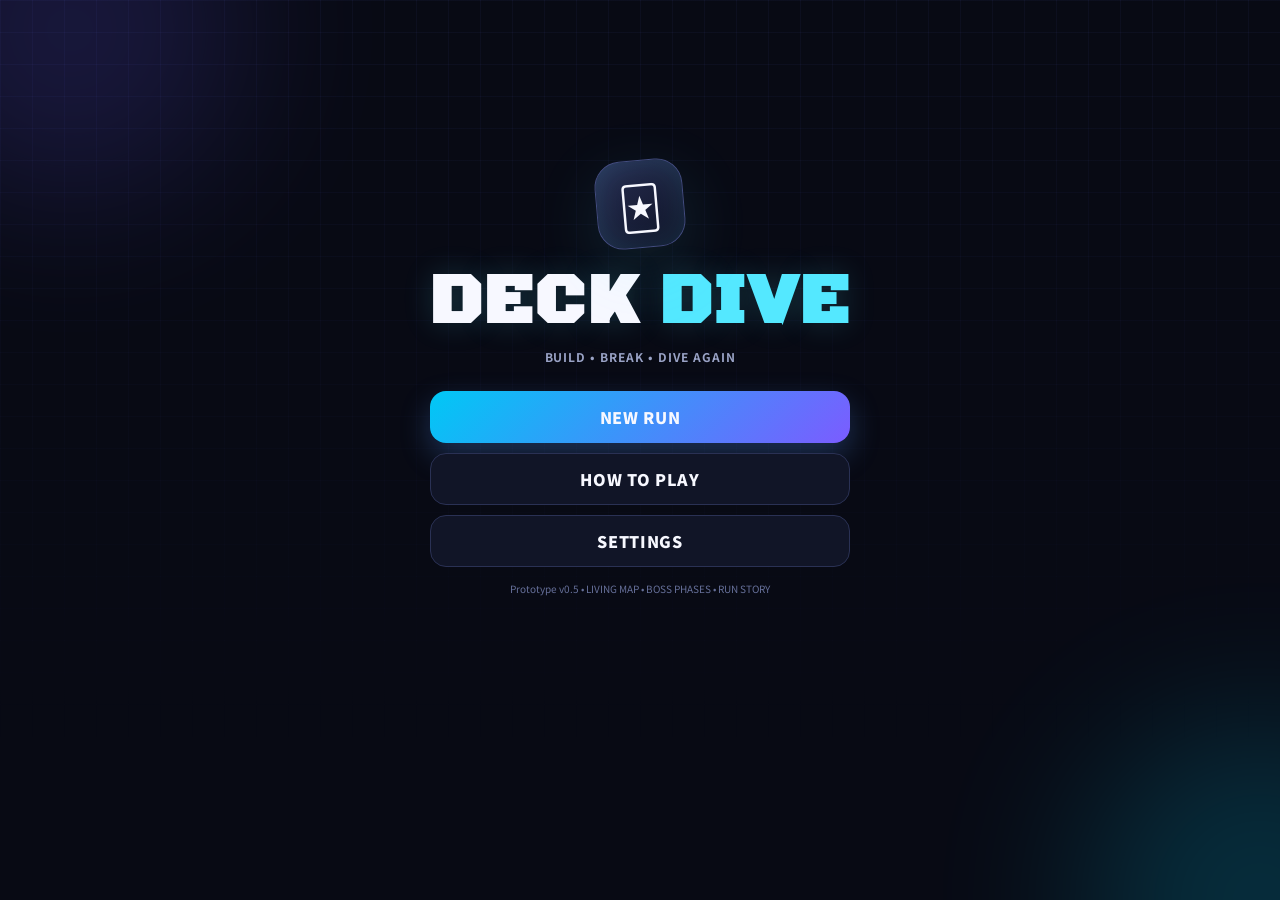
<file: index.html>
<!doctype html>
<html lang="ja">
<head>
  <meta charset="utf-8" />
  <meta name="viewport" content="width=device-width,initial-scale=1,maximum-scale=1,user-scalable=no,viewport-fit=cover" />
  <meta name="theme-color" content="#090b18" />
  <title>DECK DIVE</title>
  <link rel="preconnect" href="https://fonts.googleapis.com">
  <link rel="preconnect" href="https://fonts.gstatic.com" crossorigin>
  <link href="https://fonts.googleapis.com/css2?family=Black+Ops+One&family=Noto+Sans+JP:wght@400;600;700;900&display=swap" rel="stylesheet">
  <link rel="stylesheet" href="hotfix-v056.css?v=3" />
  <link rel="stylesheet" href="v07-audio.css?v=1" />
</head>
<body>
  <div id="app">
    <div class="bg-grid"></div>
    <div class="bg-orb orb-a"></div><div class="bg-orb orb-b"></div>
    <div id="fxLayer" class="fx-layer"></div>

    <header id="hud" class="hud hidden">
      <div class="hud-mainrow">
        <button class="icon-btn" id="homeBtn" aria-label="ホーム">⌂</button>
        <div class="hud-character">
          <div class="hud-character-name" id="hudCharName">BREAKER</div>
          <div class="hud-character-sub"><span id="hudCharTitle">RUSH DIVER</span> • <b id="actLabel">ACT 1</b> <span id="floorLabel">FLOOR 1</span></div>
        </div>
        <div class="hud-stats">
          <span>❤️ <b id="hudHp">80</b>/<span id="hudMaxHp">80</span></span>
          <span>🪙 <b id="hudGold">80</b></span>
        </div>
        <button class="icon-btn" id="deckBtn" aria-label="デッキ">▤</button>
      </div>
      <div class="hud-shelves">
        <div id="hudRelics" class="hud-shelf relic-shelf" aria-label="レリック"></div>
        <div id="hudPotions" class="hud-shelf potion-shelf" aria-label="ポーション"></div>
        <div id="hudEffects" class="hud-shelf effect-shelf" aria-label="特殊効果"></div>
      </div>
    </header>

    <main id="screen" class="screen"></main>

    <div id="modal" class="modal hidden">
      <div class="modal-backdrop" data-close-modal></div>
      <div class="modal-card">
        <button class="modal-close" data-close-modal>×</button>
        <div id="modalContent"></div>
      </div>
    </div>

    <div id="toast" class="toast"></div>
  </div>
  <script src="hotfix-v056.js?v=2"></script>
  <script src="loader.js"></script>
  <script src="v07-audio.js?v=1"></script>
</body>
</html>
</file>
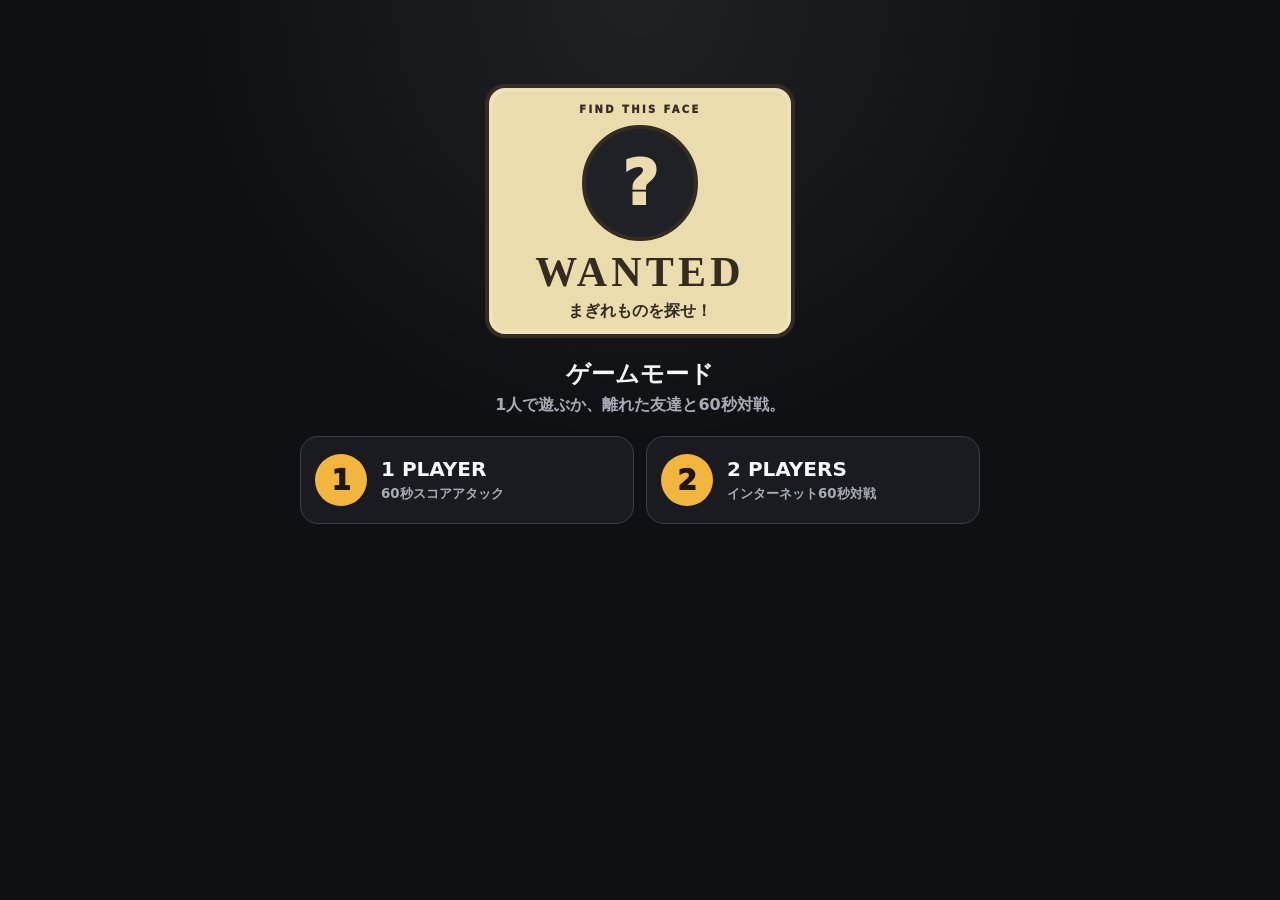
<file: wanted/public/index.html>
<!doctype html><html lang="ja"><head><meta charset="utf-8"><meta name="viewport" content="width=device-width,initial-scale=1,viewport-fit=cover"><meta name="theme-color" content="#0f1013"><title>WANTED</title><style>
:root{color-scheme:dark;--bg:#0f1013;--panel:#191b20;--line:#3a3e49;--text:#f8f8fb;--muted:#a8acb7;--poster:#eadcad;--posterD:#342c22;--accent:#f2b63f;--ok:#54c987;--bad:#e45d65;--p1:#4f85db;--p2:#d25f7a}*{box-sizing:border-box}html,body{margin:0;min-height:100%;background:radial-gradient(circle at 50% 0,rgba(255,255,255,.07),transparent 28rem),var(--bg);color:var(--text);font-family:ui-rounded,"Hiragino Kaku Gothic ProN","Yu Gothic",system-ui,sans-serif}button,input{font:inherit}button{touch-action:manipulation}[hidden]{display:none!important}.app{width:min(100%,820px);margin:auto;padding:14px 10px 32px}.screen{min-width:0}.home{min-height:580px;display:grid;place-items:center;align-content:center;gap:20px}.poster{color:var(--posterD);background:var(--poster);border:4px solid var(--posterD);box-shadow:inset 0 0 0 4px rgba(255,255,255,.18);text-align:center}.hero{width:min(310px,90vw);padding:16px 18px 12px;border-radius:20px}.ps{font-size:10px;font-weight:1000;letter-spacing:.24em}.pf{display:grid;place-items:center;width:116px;aspect-ratio:1;margin:10px auto;border:4px solid var(--posterD);border-radius:50%;background:#202126;color:var(--poster);font-size:62px;font-weight:1000}.hero h1{margin:0;font:900 42px/1 Georgia,serif;letter-spacing:.1em}.hero p{margin:8px 0 0;font-weight:1000}.copy{text-align:center}.copy h2{margin:0 0 5px}.copy p{margin:0;color:var(--muted);font-weight:800}.modes{display:grid;grid-template-columns:1fr 1fr;gap:12px;width:min(680px,100%)}.mode{display:flex;align-items:center;gap:14px;min-height:88px;padding:14px;border:1px solid var(--line);border-radius:18px;background:var(--panel);color:var(--text);text-align:left}.mi{display:grid;place-items:center;flex:0 0 52px;width:52px;height:52px;border-radius:50%;background:var(--accent);color:#1e170c;font-size:28px;font-weight:1000}.mode strong{display:block;font-size:20px}.mode small{display:block;margin-top:4px;color:var(--muted);font-weight:800}.head{display:grid;grid-template-columns:1fr auto 1fr;align-items:center;gap:8px;margin-bottom:14px}.head strong{text-align:center}.back,.sub{min-height:42px;padding:8px 12px;border:1px solid var(--line);border-radius:12px;background:var(--panel);color:var(--text);font-weight:900}.head .back:last-child{justify-self:end}.online{display:grid;grid-template-columns:1fr auto 1fr;align-items:center;gap:14px;margin-top:36px}.card{padding:20px;border:1px solid var(--line);border-radius:18px;background:var(--panel)}.card h2{margin:0 0 4px}.card p{margin:0 0 16px;color:var(--muted)}.div{color:var(--muted);font-weight:1000}.lab{display:block;margin:10px 0 6px;color:var(--muted);font-size:12px;font-weight:1000}.inp{width:100%;min-height:48px;padding:10px 12px;border:1px solid var(--line);border-radius:12px;background:#101116;color:var(--text);font-size:16px}.codeInp{text-align:center;font-size:28px;font-weight:1000;letter-spacing:.28em}.primary{width:100%;min-height:50px;margin-top:14px;padding:10px 18px;border:0;border-radius:14px;background:var(--accent);color:#1e170c;font-weight:1000;box-shadow:inset 0 -3px 0 rgba(0,0,0,.18)}.primary:disabled{opacity:.45;filter:grayscale(.3)}.error{min-height:1.5em;color:#ff858b;text-align:center;font-weight:800}.lobby{display:grid;gap:12px;max-width:620px;margin:24px auto}.codeCard,.share,.players{padding:16px;border:1px solid var(--line);border-radius:18px;background:var(--panel)}.codeCard{text-align:center}.codeCard span{display:block;color:var(--muted);font-size:11px;font-weight:1000;letter-spacing:.16em}.codeCard strong{display:block;margin:2px 0 10px;font-size:54px;line-height:1;letter-spacing:.18em}.share{display:grid;grid-template-columns:116px 1fr;gap:14px;align-items:center}.share img{width:116px;height:116px;border-radius:10px;background:#fff}.share p{margin:5px 0 10px;color:var(--muted);font-size:12px;overflow-wrap:anywhere}.players{display:grid;grid-template-columns:1fr auto 1fr;align-items:center;gap:10px}.pl{display:flex;align-items:center;gap:9px;min-width:0}.badge{display:grid;place-items:center;flex:0 0 48px;width:48px;height:48px;border-radius:50%;font-weight:1000}.p1{background:var(--p1)}.p2{background:var(--p2)}.meta{min-width:0}.meta strong,.meta span{display:block;overflow:hidden;text-overflow:ellipsis;white-space:nowrap}.meta span{margin-top:3px;color:var(--muted);font-size:11px;font-weight:900}.vs{color:var(--muted);font-size:20px;font-weight:1000}.hint{margin:0;color:var(--muted);text-align:center;font-weight:800}.waitBox{padding:14px;border:1px dashed var(--line);border-radius:14px;color:var(--muted);text-align:center;font-weight:900}.soloHud{display:grid;grid-template-columns:repeat(4,1fr);gap:6px;margin-bottom:10px}.soloHud>div,.score,.timer{padding:8px 4px;border:1px solid var(--line);border-radius:14px;background:var(--panel);text-align:center}.soloHud span,.score span,.timer span{display:block;color:var(--muted);font-size:10px;font-weight:1000;letter-spacing:.11em}.soloHud strong,.score strong,.timer strong{display:block;margin-top:2px;font-size:clamp(22px,5vw,32px);line-height:1}.vHud{display:grid;grid-template-columns:1fr auto 1fr;gap:6px;margin-bottom:10px}.score.you{border-color:var(--p1)}.score.rival{border-color:var(--p2)}.timer{display:grid;place-items:center;padding-inline:12px}.timer strong{color:var(--accent);font-size:28px}.wanted{display:grid;grid-template-columns:150px 1fr;gap:8px;margin-bottom:10px}.mini{padding:8px;border-radius:15px;border-width:3px}.target{width:76px;aspect-ratio:1;margin:5px auto;overflow:hidden;border:3px solid var(--posterD);border-radius:50%;background:#202126}.ww{font:900 21px/1 Georgia,serif;letter-spacing:.09em}.round{display:flex;flex-direction:column;justify-content:center;padding:10px;border:1px solid var(--line);border-radius:15px;background:var(--panel)}.lvl{align-self:flex-start;padding:5px 9px;border-radius:999px;background:var(--accent);color:#1e170c;font-size:11px;font-weight:1000}.round p{margin:8px 0 0;color:var(--muted);font-weight:900}.frame{padding:7px;border:1px solid var(--line);border-radius:18px;background:#14151a;overflow:hidden}.board{--cols:3;display:grid;grid-template-columns:repeat(var(--cols),minmax(0,1fr));gap:clamp(5px,1.2vw,9px)}.ch{position:relative;min-width:0;aspect-ratio:1;overflow:hidden;padding:0;border:2px solid #454956;border-radius:clamp(9px,1.8vw,15px);background:#242730;user-select:none;-webkit-user-select:none}.ch:active{scale:.95}.char{position:relative;width:100%;height:100%;display:grid;place-items:center;background:radial-gradient(circle at 34% 24%,rgba(255,255,255,.30),transparent 18%),var(--c);pointer-events:none}.emoji{font-size:clamp(27px,8vw,68px);line-height:1;filter:drop-shadow(0 3px 1px rgba(0,0,0,.28))}.sig{position:absolute;left:5px;top:5px;display:grid;place-items:center;min-width:22px;height:22px;padding:0 5px;border-radius:999px;background:rgba(0,0,0,.44);font-size:10px;font-weight:1000}.nm{position:absolute;left:4px;right:4px;bottom:4px;padding:2px 4px;border-radius:7px;background:rgba(0,0,0,.48);font-size:clamp(7px,1.6vw,10px);font-weight:1000;white-space:nowrap;overflow:hidden;text-overflow:ellipsis}.ch.good{border-color:var(--ok)!important;animation:pop .2s ease}.ch.bad{border-color:var(--bad)!important;animation:shake .22s ease}.board.lock{pointer-events:none;filter:saturate(.55) brightness(.72)}.result{margin-top:12px;padding:22px 16px;border:1px solid var(--line);border-radius:18px;background:var(--panel);text-align:center}.rk{color:var(--muted);font-size:12px;font-weight:1000;letter-spacing:.14em}.rm{margin-top:4px;font-size:clamp(38px,10vw,66px);font-weight:1000;line-height:1}.rs{margin:9px 0 15px;color:var(--muted);font-weight:900}.rules{display:flex;flex-wrap:wrap;justify-content:center;gap:8px 15px;margin-top:11px;color:#858993;font-size:11px;font-weight:800}@keyframes pop{50%{transform:scale(1.12)}}@keyframes shake{25%{transform:translateX(-5px)}50%{transform:translateX(5px)}75%{transform:translateX(-3px)}}@media(max-width:620px){.modes,.online{grid-template-columns:1fr}.div{text-align:center}.players{grid-template-columns:1fr}.vs{text-align:center}.pl{justify-content:center}}@media(max-width:430px){.app{padding-inline:7px}.share{grid-template-columns:88px 1fr;gap:10px}.share img{width:88px;height:88px}.codeCard strong{font-size:44px}.wanted{grid-template-columns:125px 1fr;gap:6px}.target{width:62px}.ww{font-size:18px}.round{padding:8px}.round p{font-size:11px}.frame{padding:4px}.board{gap:3px}.ch{border-width:1px;border-radius:8px}}
</style></head><body><main class="app">
<section id="home" class="screen home"><div class="poster hero"><div class="ps">FIND THIS FACE</div><div class="pf">?</div><h1>WANTED</h1><p>まぎれものを探せ！</p></div><div class="copy"><h2>ゲームモード</h2><p>1人で遊ぶか、離れた友達と60秒対戦。</p></div><div class="modes"><button id="soloBtn" class="mode"><span class="mi">1</span><span><strong>1 PLAYER</strong><small>60秒スコアアタック</small></span></button><button id="onlineBtn" class="mode"><span class="mi">2</span><span><strong>2 PLAYERS</strong><small>インターネット60秒対戦</small></span></button></div></section>
<section id="onlineMenu" class="screen" hidden><header class="head"><button id="backHome" class="back">← 戻る</button><strong>2 PLAYERS</strong><span></span></header><div class="online"><div class="card"><h2>部屋を作る</h2><p>ホストが開始ボタンを押してスタート。</p><label class="lab">名前</label><input id="hostName" class="inp" maxlength="12" value="PLAYER 1"><button id="createBtn" class="primary">部屋を作る</button></div><div class="div">OR</div><div class="card"><h2>部屋に入る</h2><p>4桁コードを入力。</p><label class="lab">名前</label><input id="guestName" class="inp" maxlength="12" value="PLAYER 2"><label class="lab">ROOM CODE</label><input id="roomInput" class="inp codeInp" maxlength="4" inputmode="numeric" placeholder="1234"><button id="joinBtn" class="primary">参加する</button></div></div><p id="onlineError" class="error"></p></section>
<section id="lobby" class="screen" hidden><header class="head"><button id="leaveBtn" class="back">← 抜ける</button><strong>LOBBY</strong><span></span></header><div class="lobby"><div class="codeCard"><span>ROOM CODE</span><strong id="codeDisplay">----</strong><button id="copyCode" class="sub">コードをコピー</button></div><div class="share"><img id="qr" alt="参加用QR"><div><strong>このURLを相手に送る</strong><p id="invite"></p><button id="copyInvite" class="sub">招待URLをコピー</button></div></div><div class="players"><div class="pl"><div class="badge p1">P1</div><div class="meta"><strong id="p1Name">PLAYER 1</strong><span id="p1State">WAITING</span></div></div><div class="vs">VS</div><div class="pl"><div class="badge p2">P2</div><div class="meta"><strong id="p2Name">WAITING...</strong><span id="p2State">NOT JOINED</span></div></div></div><button id="startBtn" class="primary" disabled>ゲーム開始</button><div id="guestWait" class="waitBox" hidden>ホストの開始を待っています…</div><p id="lobbyHint" class="hint">相手の参加を待っています…</p></div></section>
<section id="game" class="screen" hidden><header class="head"><span></span><strong id="gameMode">1 PLAYER</strong><button id="quitBtn" class="back">終了</button></header><div id="soloHud" class="soloHud"><div><span>TIME</span><strong id="timeVal">60</strong></div><div><span>SCORE</span><strong id="scoreVal">0</strong></div><div><span>COMBO</span><strong id="comboVal">0</strong></div><div><span>BEST</span><strong id="bestVal">0</strong></div></div><div id="versusHud" class="vHud" hidden><div class="score you"><span>YOU</span><strong id="youScore">0</strong></div><div class="timer"><span>TIME</span><strong id="battleTime">60</strong></div><div class="score rival"><span>RIVAL</span><strong id="rivalScore">0</strong></div></div><section class="wanted"><div class="poster mini"><div class="ps">FIND THIS FACE</div><div id="target" class="target"></div><div class="ww">WANTED</div></div><div class="round"><div id="level" class="lvl">LEVEL 1</div><p id="status">同じキャラを探せ！</p></div></section><div class="frame"><div id="board" class="board"></div></div><section id="result" class="result" hidden><div id="rk" class="rk">TIME UP!</div><div id="rm" class="rm"></div><div id="rs" class="rs"></div><button id="againBtn" class="primary">もう一回</button></section><footer class="rules"><span id="ruleA">不正解：-2秒</span><span id="ruleB">後半はキャラが移動</span></footer></section>
</main><script>
(()=>{'use strict';
const E=['🧙','🐲','👻','🤖','🐸','🦊','🐧','👑','🦁','🐼','🧛','🥷','🧑‍🚀','🧑‍🍳','🕵️','🧑‍🎤','🧚','🧞','🧌','💀','🐵','🐯','🐰','🐺','🐨','🦄','🐙','🦖','🦈','🦅','🐝','🦋','🐞','🦂','🍄','🌵','🌞','🌚','⭐','💎'],N=['メイジ','ドラゴ','ゴースト','メカ','フロッグ','フォックス','ペンギン','キング','ライオン','パンダ','ヴァンプ','ニンジャ','コスモ','シェフ','スパイ','ロッカー','フェアリ','ジーニー','オーガ','スカル','モンキー','タイガー','ラビット','ウルフ','コアラ','ユニコ','オクト','レックス','シャーク','イーグル','ビー','バタフライ','ビートル','スコピ','マッシュ','カクタス','サン','ムーン','スター','ジュエル'],C=['#d35c4a','#4f80c2','#7a5ab3','#4f9d69','#d08a3d','#b6537a','#3b948e','#c0a13a','#5968b7','#8c674e'];
const $=x=>document.getElementById(x),S={home:$('home'),onlineMenu:$('onlineMenu'),lobby:$('lobby'),game:$('game')},board=$('board'),target=$('target'),status=$('status'),level=$('level');let mode=null,room='',token='',pidx=0,es=null,state=null,running=false,roundId=0,targetId=0,order=[],locked=false,roundLocked=false,moveTimer=0,raf=0,localEnd=0,score=0,combo=0,best=+(localStorage.getItem('wantedBest')||0),soloEnd=0,soloRound=0,maxCombo=0,correct=0;
const show=k=>Object.entries(S).forEach(([n,e])=>e.hidden=n!==k),rnd=n=>Math.floor(Math.random()*n);function sh(a){for(let i=a.length-1;i;i--){let j=rnd(i+1);[a[i],a[j]]=[a[j],a[i]]}return a}function charHTML(id){return `<div class="char" style="--c:${C[id%C.length]}"><span class="sig">${String(id+1).padStart(2,'0')}</span><span class="emoji">${E[id]}</span><span class="nm">${N[id]}</span></div>`}function put(el,id){el.innerHTML=charHTML(id)}function makeCard(id){let b=document.createElement('button');b.className='ch';b.type='button';b.dataset.id=id;b.innerHTML=charHTML(id);b.addEventListener('pointerdown',e=>{e.preventDefault();guess(b,+b.dataset.id)},{passive:false});return b}function render(o,cols){board.style.setProperty('--cols',cols);let f=document.createDocumentFragment();o.forEach(id=>f.appendChild(makeCard(id)));board.replaceChildren(f)}function flip(o){let els=[...board.children],first=new Map(els.map(e=>[e.dataset.id,e.getBoundingClientRect()])),map=new Map(els.map(e=>[+e.dataset.id,e]));o.forEach(id=>map.get(id)&&board.appendChild(map.get(id)));[...board.children].forEach(e=>{let a=first.get(e.dataset.id),b=e.getBoundingClientRect();if(!a)return;let dx=a.left-b.left,dy=a.top-b.top;if(Math.abs(dx)+Math.abs(dy)<2)return;e.animate([{transform:`translate(${dx}px,${dy}px)`,zIndex:2},{transform:'translate(0,0)',zIndex:2}],{duration:430,easing:'cubic-bezier(.2,.75,.25,1)'})})}
async function api(p,b){let r=await fetch(p,{method:'POST',headers:{'content-type':'application/json'},body:JSON.stringify(b||{})}),d=await r.json().catch(()=>({}));if(!r.ok)throw Error(d.error||'通信エラー');return d}function openEvents(){closeEvents();es=new EventSource(`/events?room=${room}&token=${token}`);es.onmessage=e=>{try{event(JSON.parse(e.data))}catch{}}}function closeEvents(){if(es){es.close();es=null}}
async function create(){try{let d=await api('/api/create',{name:$('hostName').value});enter(d)}catch(e){$('onlineError').textContent=e.message}}async function join(){let c=$('roomInput').value.replace(/\D/g,'').slice(0,4);if(c.length!==4)return $('onlineError').textContent='4桁コードを入力してね';try{let d=await api('/api/join',{room:c,name:$('guestName').value});enter(d)}catch(e){$('onlineError').textContent=e.message}}function enter(d){room=d.room;token=d.token;pidx=d.playerIndex;$('codeDisplay').textContent=room;let u=`${location.origin}/?room=${room}`;$('invite').textContent=u;$('qr').src=`https://api.qrserver.com/v1/create-qr-code/?size=240x240&data=${encodeURIComponent(u)}`;$('startBtn').hidden=pidx!==0;$('guestWait').hidden=pidx===0;show('lobby');openEvents()}
function lobby(st){state=st;let a=st.players[0],b=st.players[1];$('p1Name').textContent=a?.name||'WAITING...';$('p1State').textContent=a?(a.connected?'CONNECTED':'OFFLINE'):'NOT JOINED';$('p2Name').textContent=b?.name||'WAITING...';$('p2State').textContent=b?(b.connected?'CONNECTED':'OFFLINE'):'NOT JOINED';if(pidx===0){$('startBtn').disabled=!st.hostCanStart;$('lobbyHint').textContent=st.hostCanStart?'相手が参加しました。いつでも開始できます！':'相手の参加を待っています…'}else $('lobbyHint').textContent='参加完了！ホストが開始するのを待っています…'}
function event(m){if(m.type==='lobby')return lobby(m.state);if(m.type==='countdown'){show('lobby');$('lobbyHint').textContent=`${m.value}…`;return}if(m.type==='game_start')return startOnline(m);if(m.type==='round')return onlineRound(m);if(m.type==='move'&&m.roundId===roundId){order=m.order;flip(order);return}if(m.type==='wrong'){lockMe();return}if(m.type==='round_winner')return roundWin(m);if(m.type==='phase_change'){status.textContent='難易度アップ！';return}if(m.type==='sudden_death')return sudden(m);if(m.type==='match_end')return finishOnline(m);if(m.type==='room_closed'){alert('部屋が終了しました');home()}}
function startOnline(m){mode='online';running=true;roundLocked=false;locked=false;localEnd=Date.now()+m.durationMs;$('soloHud').hidden=true;$('versusHud').hidden=false;$('gameMode').textContent='2 PLAYERS - 60 SEC';$('youScore').textContent='0';$('rivalScore').textContent='0';$('battleTime').textContent='60';$('result').hidden=true;$('ruleA').textContent='先に見つけた人が1点';$('ruleB').textContent='45秒から6×6＋移動';show('game');cancelAnimationFrame(raf);raf=requestAnimationFrame(tickOnline)}function tickOnline(){if(!running||mode!=='online')return;let left=Math.max(0,localEnd-Date.now());$('battleTime').textContent=String(Math.ceil(left/1000));raf=requestAnimationFrame(tickOnline)}function onlineRound(m){roundLocked=false;locked=false;board.classList.remove('lock');roundId=m.roundId;targetId=m.target;order=[...m.order];put(target,targetId);render(order,m.cols);level.textContent=m.sudden?'SUDDEN DEATH':`PHASE ${m.phase} / 4`;status.textContent=m.sudden?'次の1問を先に取った方が勝ち！':m.moveMs?'キャラがゆっくり入れ替わる！':'先に見つけた方が1点！'}function roundWin(m){roundLocked=true;$('youScore').textContent=m.scores[pidx];$('rivalScore').textContent=m.scores[1-pidx];status.textContent=m.winnerIndex===pidx?'GET! あなたが先！':'RIVAL GET! 相手が先！'}function lockMe(){if(locked||roundLocked)return;locked=true;board.classList.add('lock');status.textContent='MISS! 0.85秒ロック';setTimeout(()=>{locked=false;board.classList.remove('lock')},850)}function sudden(m){localEnd=Date.now();$('battleTime').textContent='0';status.textContent='同点！サドンデス1問！'}function finishOnline(m){running=false;cancelAnimationFrame(raf);roundLocked=true;board.replaceChildren();let win=m.winnerIndex===pidx;$('rk').textContent=m.reason==='sudden'?'SUDDEN DEATH FINISH!':'TIME UP!';$('rm').textContent=win?'YOU WIN!':'YOU LOSE';$('rs').textContent=`${m.scores[pidx]} - ${m.scores[1-pidx]}`;$('result').hidden=false;status.textContent=win?'勝利！':'対戦終了！'}async function guess(btn,id){if(!running||roundLocked||locked)return;if(mode==='online'){try{let r=await api('/api/guess',{room,token,roundId,charId:id});if(r.accepted&&r.correct)btn.classList.add('good')}catch{status.textContent='通信エラー'}return}soloGuess(btn,id)}
function diffSolo(n){if(n<5)return[3,9,18,0,0];if(n<10)return[4,16,26,0,0];if(n<15)return[5,25,34,1900,1];return[6,36,40,1500,2]}function soloStart(){closeEvents();mode='solo';running=true;score=combo=maxCombo=correct=soloRound=0;soloEnd=performance.now()+60000;$('soloHud').hidden=false;$('versusHud').hidden=true;$('gameMode').textContent='1 PLAYER';$('scoreVal').textContent='0';$('comboVal').textContent='0';$('bestVal').textContent=best;$('timeVal').textContent='60';$('result').hidden=true;$('ruleA').textContent='不正解：-2秒';$('ruleB').textContent='後半はゆっくり移動';show('game');soloNext();cancelAnimationFrame(raf);raf=requestAnimationFrame(tickSolo)}function soloNext(){clearInterval(moveTimer);roundLocked=false;let [cols,count,pool,mv,sw]=diffSolo(soloRound),ids=sh(Array.from({length:pool},(_,i)=>i)).slice(0,count);order=ids;targetId=ids[rnd(ids.length)];put(target,targetId);render(order,cols);level.textContent=`LEVEL ${Math.min(20,soloRound+1)}`;status.textContent=mv?'ゆっくり位置が入れ替わる！':'同じキャラを探せ！';if(mv)moveTimer=setInterval(()=>{if(roundLocked)return;let o=[...order];for(let s=0;s<sw;s++){let a=rnd(o.length),b=rnd(o.length);if(a===b)b=(b+1)%o.length;[o[a],o[b]]=[o[b],o[a]]}order=o;flip(o)},mv)}function soloGuess(btn,id){if(id===targetId){roundLocked=true;clearInterval(moveTimer);combo++;correct++;maxCombo=Math.max(maxCombo,combo);score+=100+combo*10;soloRound++;btn.classList.add('good');$('scoreVal').textContent=score;$('comboVal').textContent=combo;setTimeout(soloNext,180)}else{combo=0;$('comboVal').textContent='0';soloEnd-=2000;btn.classList.add('bad');setTimeout(()=>btn.classList.remove('bad'),220)}}function tickSolo(){if(!running||mode!=='solo')return;let l=Math.max(0,soloEnd-performance.now());$('timeVal').textContent=Math.ceil(l/1000);if(l<=0)return finishSolo();raf=requestAnimationFrame(tickSolo)}function finishSolo(){running=false;clearInterval(moveTimer);board.replaceChildren();best=Math.max(best,score);localStorage.setItem('wantedBest',best);$('rk').textContent='TIME UP!';$('rm').textContent=`${score} pts`;$('rs').textContent=`正解 ${correct}問 ／ 最大 ${maxCombo} COMBO`;$('result').hidden=false}
async function startBattle(){try{await api('/api/start',{room,token});$('startBtn').disabled=true;$('lobbyHint').textContent='スタートします…'}catch(e){$('lobbyHint').textContent=e.message}}async function leave(){try{if(room&&token)await api('/api/leave',{room,token})}catch{}home()}function home(){running=false;cancelAnimationFrame(raf);clearInterval(moveTimer);closeEvents();room=token='';mode=null;show('home')}function again(){if(mode==='solo')soloStart();else{$('result').hidden=true;show('lobby');lobby(state)}}
$('soloBtn').onclick=soloStart;$('onlineBtn').onclick=()=>show('onlineMenu');$('backHome').onclick=()=>show('home');$('createBtn').onclick=create;$('joinBtn').onclick=join;$('startBtn').onclick=startBattle;$('leaveBtn').onclick=leave;$('quitBtn').onclick=()=>mode==='online'?leave():home();$('againBtn').onclick=again;$('roomInput').oninput=e=>e.target.value=e.target.value.replace(/\D/g,'').slice(0,4);$('copyCode').onclick=()=>navigator.clipboard?.writeText(room);$('copyInvite').onclick=()=>navigator.clipboard?.writeText($('invite').textContent);let q=new URLSearchParams(location.search).get('room')||'';if(/^\d{4}$/.test(q)){$('roomInput').value=q;show('onlineMenu')}else show('home');$('bestVal').textContent=best;
})();
</script></body></html>
</file>
<file: hotfix-v056.css>
/* iPhone/Safari global viewport + interaction hotfix */
*{
  -webkit-user-select:none!important;
  user-select:none!important;
  -webkit-touch-callout:none!important;
  -webkit-tap-highlight-color:transparent!important;
  box-sizing:border-box;
}
html,body{
  width:100%!important;
  height:var(--vvh,100dvh)!important;
  min-height:var(--vvh,100dvh)!important;
  max-height:var(--vvh,100dvh)!important;
  margin:0!important;
  overflow:hidden!important;
  overscroll-behavior:none!important;
}
#app{
  width:100%!important;
  height:var(--vvh,100dvh)!important;
  min-height:var(--vvh,100dvh)!important;
  max-height:var(--vvh,100dvh)!important;
  overflow:hidden!important;
}
.hud{
  position:relative!important;
  z-index:50!important;
}
.screen{
  height:calc(var(--vvh,100dvh) - var(--hudh,0px))!important;
  min-height:0!important;
  max-height:calc(var(--vvh,100dvh) - var(--hudh,0px))!important;
  overflow-x:hidden!important;
  overflow-y:auto!important;
  -webkit-overflow-scrolling:touch!important;
  overscroll-behavior-y:contain!important;
  scroll-behavior:auto!important;
  scroll-padding-top:18px!important;
  scroll-padding-bottom:calc(150px + env(safe-area-inset-bottom))!important;
  padding-bottom:calc(150px + env(safe-area-inset-bottom))!important;
}
/* Make the last content block fully reachable above Safari's bottom UI. */
.screen> :last-child{
  margin-bottom:max(28px,env(safe-area-inset-bottom))!important;
}
.route-screen{
  min-height:max-content!important;
  padding-bottom:calc(170px + env(safe-area-inset-bottom))!important;
  scroll-padding-bottom:calc(170px + env(safe-area-inset-bottom))!important;
}
/* Route header must participate in normal layout; sticky caused it to cover the map on iPhone. */
.route-screen .map-sky{
  position:relative!important;
  top:auto!important;
  left:auto!important;
  right:auto!important;
  z-index:3!important;
  margin:0 0 12px!important;
  transform:none!important;
}
.route-screen .route-board{
  position:relative!important;
  z-index:1!important;
}
.route-row.current{
  scroll-margin-top:110px!important;
  scroll-margin-bottom:calc(150px + env(safe-area-inset-bottom))!important;
}
/* Results/event/shop screens are content-first: never clip their final panel. */
.result-screen,.results-screen,.run-result,.event-screen,.shop-screen,.rest-screen,.reward-screen{
  min-height:max-content!important;
  padding-bottom:calc(170px + env(safe-area-inset-bottom))!important;
}
button,.card,.route-node,.character-card,.shelf-icon,img,svg,[role="button"]{
  -webkit-user-select:none!important;
  user-select:none!important;
  -webkit-touch-callout:none!important;
  -webkit-user-drag:none!important;
  touch-action:manipulation!important;
}
input,textarea,[contenteditable="true"]{
  -webkit-user-select:text!important;
  user-select:text!important;
  -webkit-touch-callout:default!important;
}
/* Compact vertical rhythm on short iPhones without shrinking text too far. */
@media (max-width:700px) and (max-height:760px){
  .screen{padding-bottom:calc(128px + env(safe-area-inset-bottom))!important;scroll-padding-bottom:calc(128px + env(safe-area-inset-bottom))!important}
  .route-screen{padding-bottom:calc(145px + env(safe-area-inset-bottom))!important}
}
</file>
<file: v07-audio.css>
/* DECK DIVE v0.7: sound, intent, current-position, reward polish */
.hud-mainrow{grid-template-columns:34px minmax(0,1fr) auto 32px 32px!important;gap:5px!important}
.dd-settings-btn{width:32px!important;height:32px!important;border-radius:10px!important;font-size:14px!important}
.dd-settings-panel{display:grid;gap:10px}.dd-toggle{display:flex;align-items:center;justify-content:space-between;padding:12px 13px;border-radius:14px;background:#151b31;border:1px solid #313b62}.dd-toggle span{display:flex;flex-direction:column;gap:2px}.dd-toggle b{font-size:13px}.dd-toggle small{font-size:9px;color:#8490b4}.dd-pill{min-width:62px;padding:8px 10px;border-radius:999px;background:#2b314d;border:1px solid #434d76;font:900 10px system-ui}.dd-pill.on{color:#87f5ff;border-color:#50cfe4;background:#153540}.dd-volume{display:grid;grid-template-columns:58px 1fr 36px;align-items:center;gap:8px;font-size:10px}.dd-volume input{width:100%}.dd-volume output{text-align:right;color:#8eefff;font-weight:900}
/* The map header must scroll naturally, never cover the route. */
.route-screen .map-sky{position:relative!important;top:auto!important;left:auto!important;right:auto!important;z-index:3!important;margin:0 0 12px!important;transform:none!important}.route-screen .route-board{position:relative!important;z-index:1!important}
/* Current position = a person/DIVER, not a class icon. */
.route-diver{width:34px!important;height:34px!important;bottom:-25px!important;display:grid!important;place-items:center!important;border-radius:50%!important;border:2px solid #71efff!important;background:radial-gradient(circle,#17384b,#08111d 72%)!important;box-shadow:0 0 0 3px rgba(84,232,255,.11),0 0 18px rgba(84,232,255,.72)!important;overflow:hidden!important;font-size:0!important}.dd-mini-diver{width:28px;height:28px;display:block;filter:drop-shadow(0 0 5px rgba(84,232,255,.55))}.route-legend .dd-mini-diver{display:inline-block;width:18px;height:18px;vertical-align:middle;margin-left:3px}
/* Enemy intent becomes readable at a glance. */
.intent{display:flex!important;flex-direction:column!important;align-items:center!important;justify-content:center!important;gap:1px!important;min-width:50px!important;padding:5px 7px!important;border-width:1px!important}.intent .dd-intent-main{font-size:10px;line-height:1;font-weight:1000}.intent .dd-intent-sub{font-size:5.5px;letter-spacing:.08em;opacity:.75;font-weight:900}.intent.dd-intent-attack{background:linear-gradient(180deg,rgba(104,20,35,.96),rgba(44,12,24,.96))!important;border-color:#ff5f77!important;box-shadow:0 0 13px rgba(255,76,104,.22)!important}.intent.dd-intent-block{background:linear-gradient(180deg,rgba(16,65,92,.96),rgba(10,28,52,.96))!important;border-color:#64c8ff!important}.intent.dd-intent-mixed{background:linear-gradient(135deg,rgba(20,69,95,.96),rgba(90,25,43,.96))!important;border-color:#bca3ff!important}.intent.dd-intent-buff{background:linear-gradient(180deg,rgba(96,54,12,.96),rgba(45,25,8,.96))!important;border-color:#ffbe56!important}.intent.dd-intent-debuff{background:linear-gradient(180deg,rgba(73,34,96,.96),rgba(31,17,49,.96))!important;border-color:#cf88ff!important}.intent.dd-intent-special{background:linear-gradient(180deg,rgba(52,35,99,.96),rgba(18,16,48,.96))!important;border-color:#9e8cff!important}
/* Reward cards fan in instead of simply appearing. */
.reward-card-wrap{animation:ddRewardDeal .42s cubic-bezier(.2,.9,.25,1.2) both}.reward-card-wrap:nth-child(2){animation-delay:.08s}.reward-card-wrap:nth-child(3){animation-delay:.16s}.reward-card-wrap:nth-child(4){animation-delay:.24s}.reward-card-wrap:nth-child(5){animation-delay:.32s}@keyframes ddRewardDeal{from{opacity:0;transform:translateY(32px) scale(.84) rotate(-3deg)}to{opacity:1;transform:none}}
.dd-now-label{display:inline-flex;align-items:center;gap:3px}
@media(max-width:430px){.hud-mainrow{grid-template-columns:30px minmax(0,1fr) auto 29px 29px!important}.dd-settings-btn{width:29px!important;height:29px!important}.route-diver{width:30px!important;height:30px!important;bottom:-22px!important}.dd-mini-diver{width:25px;height:25px}.intent{min-width:44px!important;padding:4px 5px!important}.intent .dd-intent-main{font-size:8.5px}.intent .dd-intent-sub{font-size:5px}}
</file>
